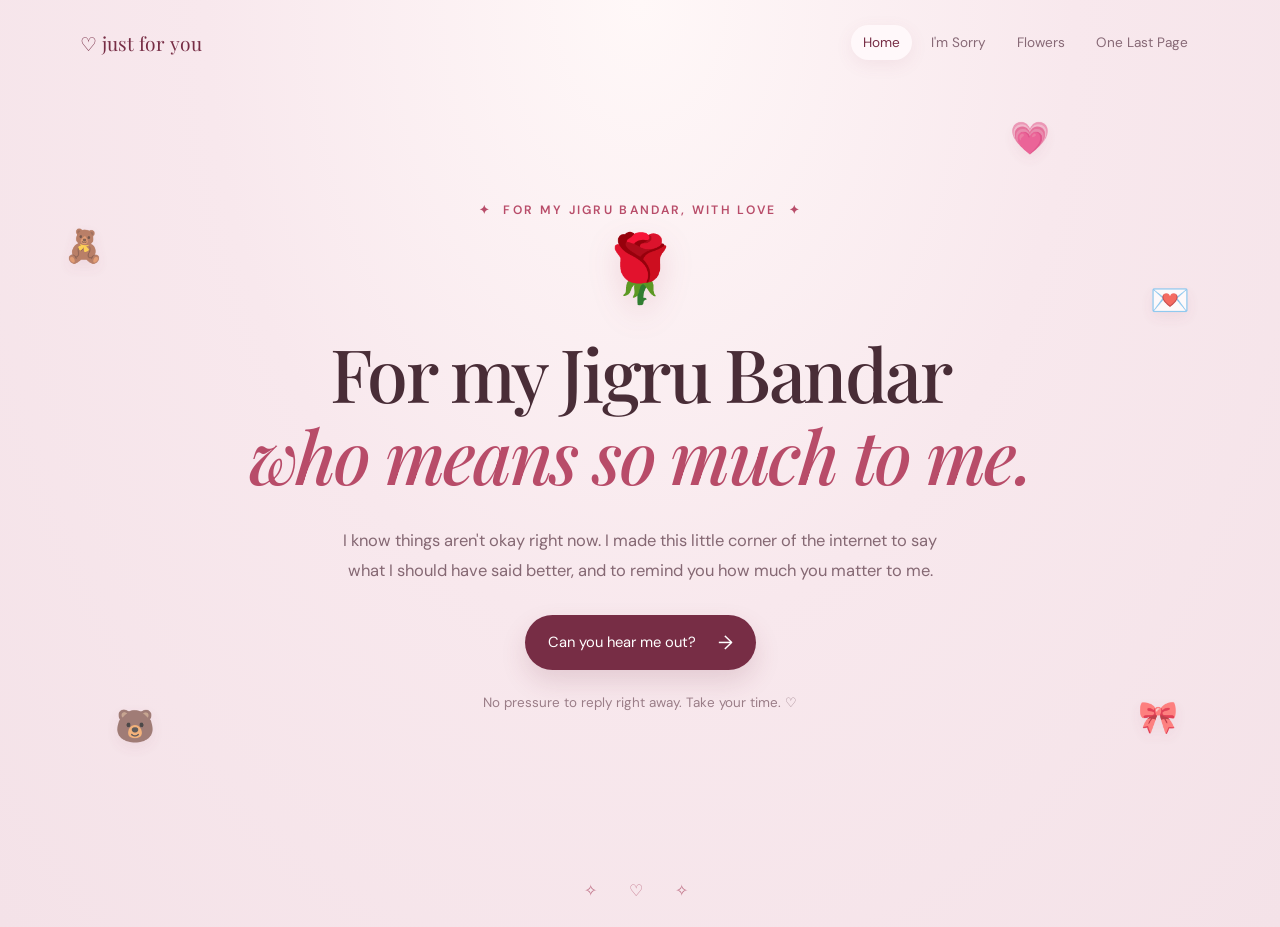
<file: index.html>
<!DOCTYPE html>
<html lang="en">
<head>
  <meta charset="UTF-8">
  <meta name="viewport" content="width=device-width, initial-scale=1.0">
  <title>A Little Note for You ❤️</title>
  <link rel="stylesheet" href="style.css">
</head>
<body class="home">
  <div class="petal-field" aria-hidden="true"></div>
  <div class="cute-stickers" aria-hidden="true"><span>🧸</span><span>💌</span><span>🐻</span><span>🎀</span><span>💗</span></div>
  <nav class="nav">
    <a class="brand" href="index.html">♡ just for you</a>
    <div class="nav-links">
      <a class="active" href="index.html">Home</a>
      <a href="apology.html">I'm Sorry</a>
      <a href="flowers.html">Flowers</a>
      <a href="promise.html">One Last Page</a>
    </div>
  </nav>

  <main class="hero">
    <div class="eyebrow"><span>✦</span> for my Jigru Bandar, with love <span>✦</span></div>
    <div class="big-flower" aria-hidden="true">🌹</div>
    <h1>For my Jigru Bandar<br><em>who means so much to me.</em></h1>
    <p class="intro">I know things aren't okay right now. I made this little corner of the internet to say what I should have said better, and to remind you how much you matter to me.</p>
    <a class="button" href="apology.html">Can you hear me out? <span>→</span></a>
    <p class="soft-note">No pressure to reply right away. Take your time. ♡</p>
  </main>
  <div class="bottom-sparkle" aria-hidden="true">✧　♡　✧</div>
  <script src="script.js"></script>
</body>
</html>
</file>
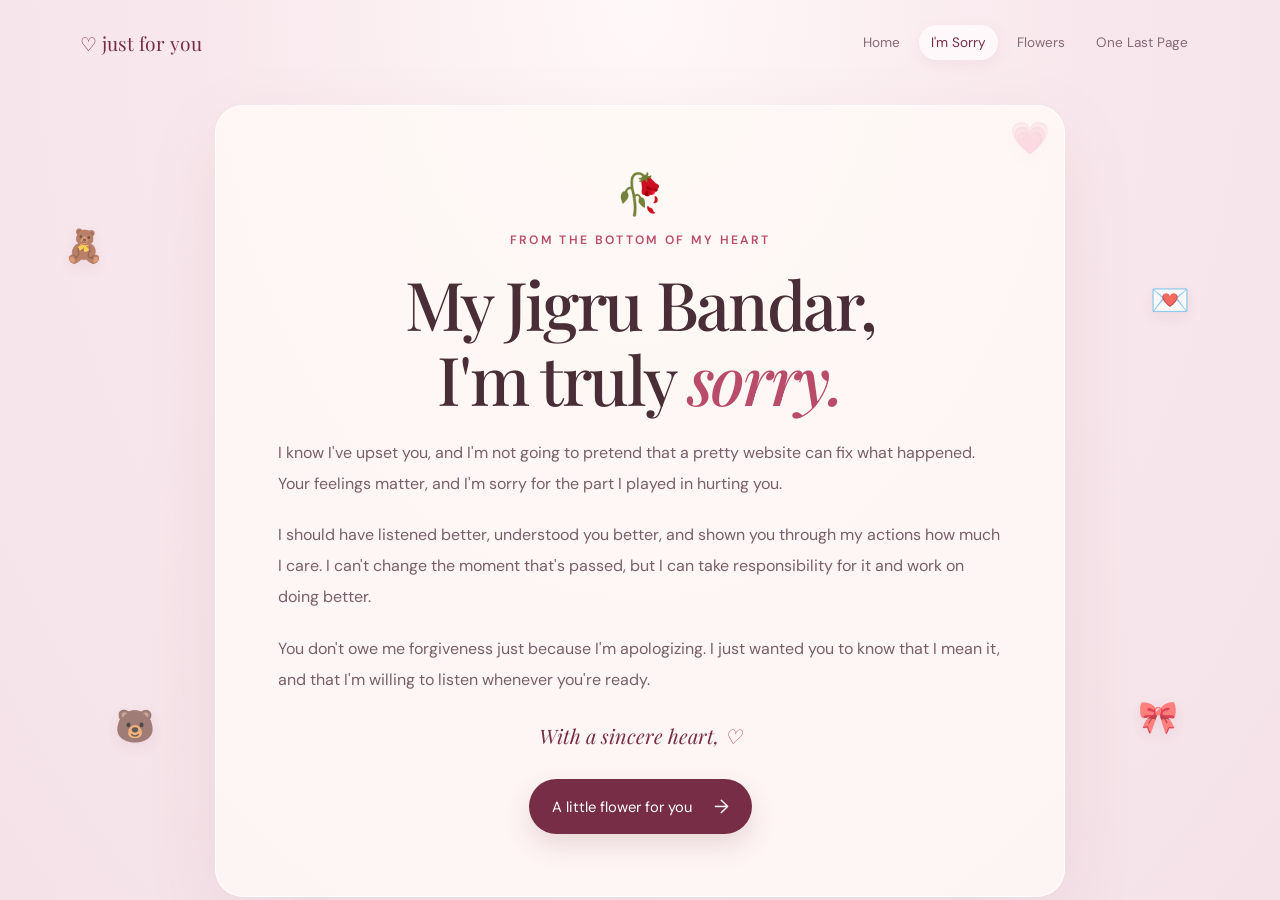
<file: apology.html>
<!DOCTYPE html>
<html lang="en">
<head>
  <meta charset="UTF-8">
  <meta name="viewport" content="width=device-width, initial-scale=1.0">
  <title>I'm Sorry — A Little Note for You</title>
  <link rel="stylesheet" href="style.css">
</head>
<body>
  <div class="petal-field" aria-hidden="true"></div>
  <div class="cute-stickers" aria-hidden="true"><span>🧸</span><span>💌</span><span>🐻</span><span>🎀</span><span>💗</span></div>
  <nav class="nav">
    <a class="brand" href="index.html">♡ just for you</a>
    <div class="nav-links">
      <a href="index.html">Home</a><a class="active" href="apology.html">I'm Sorry</a>
      <a href="flowers.html">Flowers</a><a href="promise.html">One Last Page</a>
    </div>
  </nav>
  <main class="page-wrap">
    <div class="card apology-card">
      <div class="small-rose">🥀</div>
      <p class="eyebrow">from the bottom of my heart</p>
      <h1>My Jigru Bandar,<br>I'm truly <em>sorry.</em></h1>
      <p class="letter">I know I've upset you, and I'm not going to pretend that a pretty website can fix what happened. Your feelings matter, and I'm sorry for the part I played in hurting you.</p>
      <p class="letter">I should have listened better, understood you better, and shown you through my actions how much I care. I can't change the moment that's passed, but I can take responsibility for it and work on doing better.</p>
      <p class="letter">You don't owe me forgiveness just because I'm apologizing. I just wanted you to know that I mean it, and that I'm willing to listen whenever you're ready.</p>
      <div class="signature">With a sincere heart, <span>♡</span></div>
      <a class="button" href="flowers.html">A little flower for you <span>→</span></a>
    </div>
  </main>
  <script src="script.js"></script>
</body>
</html>
</file>
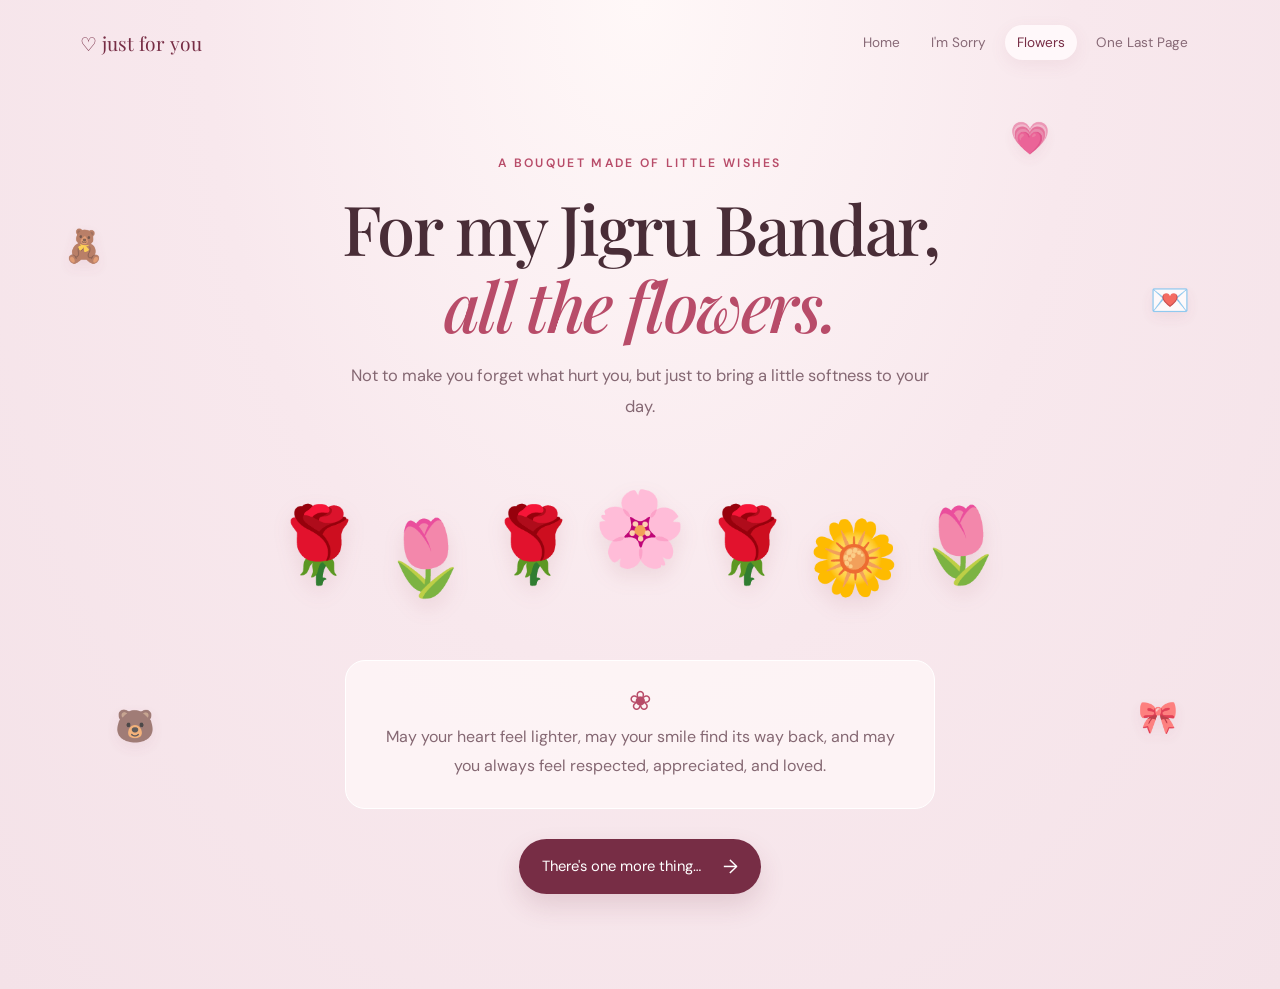
<file: flowers.html>
<!DOCTYPE html>
<html lang="en">
<head>
  <meta charset="UTF-8">
  <meta name="viewport" content="width=device-width, initial-scale=1.0">
  <title>Flowers for You — A Little Note for You</title>
  <link rel="stylesheet" href="style.css">
</head>
<body class="flowers-page">
  <div class="petal-field" aria-hidden="true"></div>
  <div class="cute-stickers" aria-hidden="true"><span>🧸</span><span>💌</span><span>🐻</span><span>🎀</span><span>💗</span></div>
  <nav class="nav">
    <a class="brand" href="index.html">♡ just for you</a>
    <div class="nav-links">
      <a href="index.html">Home</a><a href="apology.html">I'm Sorry</a>
      <a class="active" href="flowers.html">Flowers</a><a href="promise.html">One Last Page</a>
    </div>
  </nav>
  <main class="page-wrap">
    <section class="flower-content">
      <p class="eyebrow">a bouquet made of little wishes</p>
      <h1>For my Jigru Bandar,<br><em>all the flowers.</em></h1>
      <p class="intro">Not to make you forget what hurt you, but just to bring a little softness to your day.</p>
      <div class="bouquet" aria-label="A bouquet of roses and flowers">
        <span class="bloom bloom-one">🌹</span><span class="bloom bloom-two">🌷</span>
        <span class="bloom bloom-three">🌹</span><span class="bloom bloom-four">🌸</span>
        <span class="bloom bloom-five">🌹</span><span class="bloom bloom-six">🌼</span>
        <span class="bloom bloom-seven">🌷</span>
      </div>
      <div class="wish-card">
        <span class="wish-icon">❀</span>
        <p>May your heart feel lighter, may your smile find its way back, and may you always feel respected, appreciated, and loved.</p>
      </div>
      <a class="button" href="promise.html">There's one more thing… <span>→</span></a>
    </section>
  </main>
  <script src="script.js"></script>
</body>
</html>
</file>
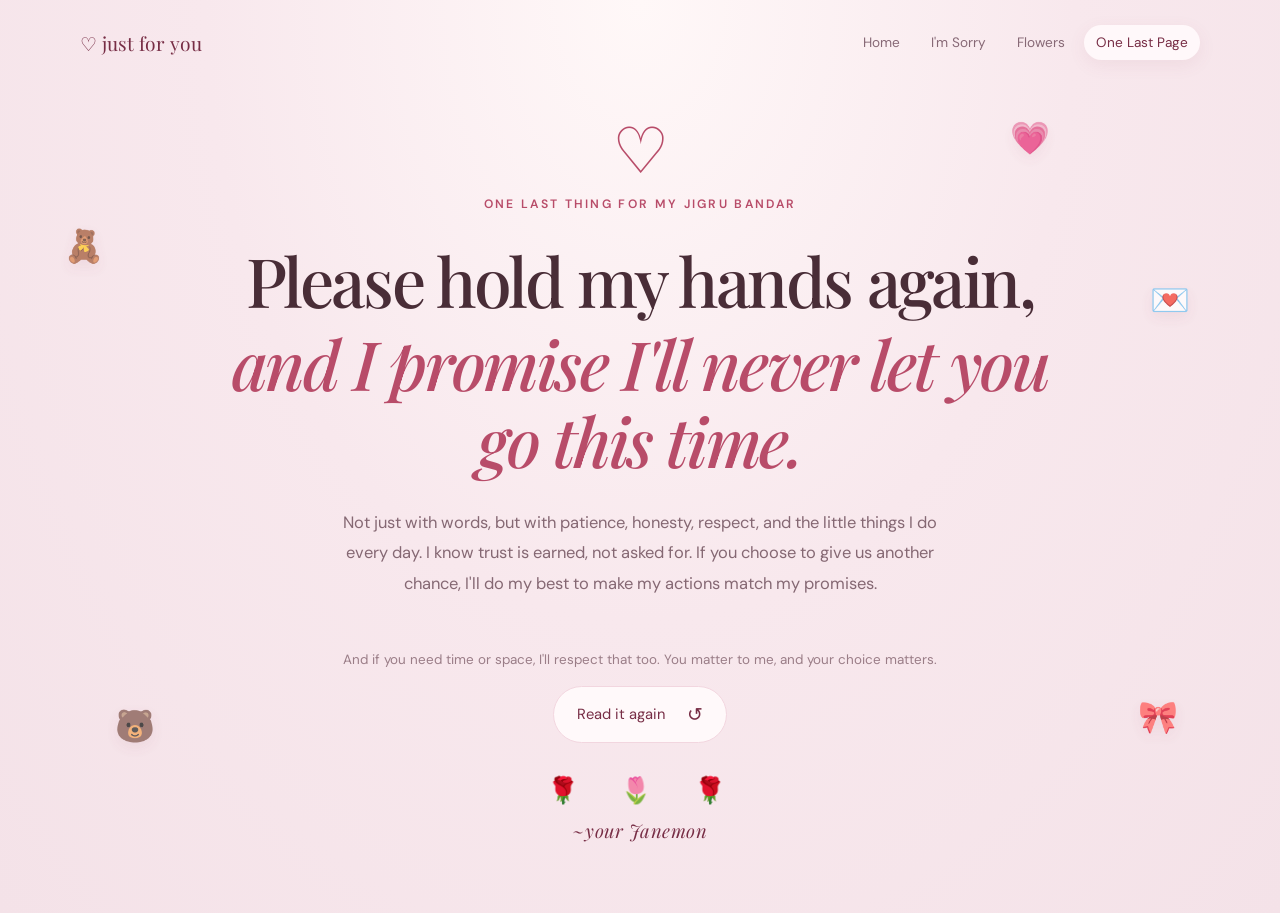
<file: promise.html>
<!DOCTYPE html>
<html lang="en">
<head>
  <meta charset="UTF-8">
  <meta name="viewport" content="width=device-width, initial-scale=1.0">
  <title>One Last Page — A Little Note for You</title>
  <link rel="stylesheet" href="style.css">
</head>
<body class="promise-page">
  <div class="petal-field" aria-hidden="true"></div>
  <div class="cute-stickers" aria-hidden="true"><span>🧸</span><span>💌</span><span>🐻</span><span>🎀</span><span>💗</span></div>
  <nav class="nav">
    <a class="brand" href="index.html">♡ just for you</a>
    <div class="nav-links">
      <a href="index.html">Home</a><a href="apology.html">I'm Sorry</a>
      <a href="flowers.html">Flowers</a><a class="active" href="promise.html">One Last Page</a>
    </div>
  </nav>
  <main class="hero final-hero">
    <div class="heart-pulse" aria-hidden="true">♡</div>
    <p class="eyebrow">one last thing for my Jigru Bandar</p>
    <h1>Please hold my hands again,<br><em>and I promise I'll never let you go this time.</em></h1>
    <p class="intro">Not just with words, but with patience, honesty, respect, and the little things I do every day. I know trust is earned, not asked for. If you choose to give us another chance, I'll do my best to make my actions match my promises.</p>
    <p class="soft-note">And if you need time or space, I'll respect that too. You matter to me, and your choice matters.</p>
    <a class="button secondary" href="index.html">Read it again <span>↺</span></a>
    <div class="end-roses" aria-hidden="true">🌹　🌷　🌹</div>
    <p class="final-signature">~your Janemon</p>
  </main>
  <script src="script.js"></script>
</body>
</html>
</file>
<file: style.css>
@import url('https://fonts.googleapis.com/css2?family=DM+Sans:wght@400;500;600&family=Playfair+Display:ital,wght@0,500;0,600;0,700;1,500;1,600&display=swap');

:root {
  --wine: #772d45;
  --rose: #b84c69;
  --blush: #f8e9ed;
  --cream: #fffaf7;
  --ink: #492d37;
  --muted: #856873;
}
* { box-sizing: border-box; }
html { scroll-behavior: smooth; }
body {
  margin: 0; min-height: 100vh; color: var(--ink);
  background: radial-gradient(ellipse at top, #fff8f8 0%, #f8e8ed 48%, #f4e2e8 100%);
  font-family: 'DM Sans', sans-serif; overflow-x: hidden;
}
a { color: inherit; text-decoration: none; }
.nav {
  width: min(1120px, calc(100% - 40px)); margin: 0 auto; padding: 25px 0;
  display: flex; align-items: center; justify-content: space-between; gap: 20px;
  position: relative; z-index: 5;
}
.brand { font-family: 'Playfair Display', serif; color: var(--wine); font-size: 1.2rem; white-space: nowrap; }
.nav-links { display: flex; flex-wrap: wrap; justify-content: flex-end; gap: 7px; }
.nav-links a { font-size: .85rem; color: #876976; padding: 9px 12px; border-radius: 30px; transition: .25s ease; }
.nav-links a:hover, .nav-links a.active { color: var(--wine); background: #fff8fa; box-shadow: 0 5px 18px #9f496014; }
.hero {
  min-height: calc(100vh - 105px); width: min(850px, calc(100% - 40px)); margin: auto;
  display: flex; flex-direction: column; align-items: center; justify-content: center;
  text-align: center; padding: 35px 0 70px; position: relative; z-index: 1;
}
.eyebrow { color: var(--rose); font-size: .76rem; text-transform: uppercase; letter-spacing: .19em; font-weight: 600; }
.eyebrow span { padding: 0 7px; }
h1 { font: 500 clamp(2.45rem, 6vw, 4.6rem)/1.12 'Playfair Display', serif; letter-spacing: -.035em; margin: 18px 0; }
h1 em { font-weight: 500; color: var(--rose); }
.intro { max-width: 610px; font-size: 1.03rem; line-height: 1.85; color: var(--muted); margin: 12px auto 28px; }
.big-flower { font-size: 4.1rem; margin: 8px 0 2px; filter: drop-shadow(0 12px 15px #a32e4b20); animation: float 3.8s ease-in-out infinite; }
.button {
  display: inline-flex; gap: 22px; align-items: center; justify-content: center;
  background: var(--wine); color: white; padding: 15px 23px; border-radius: 40px;
  font-size: .92rem; box-shadow: 0 12px 26px #772d4526; transition: transform .25s, box-shadow .25s;
}
.button:hover { transform: translateY(-3px); box-shadow: 0 17px 32px #772d4538; }
.button span { font-size: 1.2rem; }
.soft-note { color: #9a7d87; font-size: .84rem; line-height: 1.7; margin-top: 22px; }
.bottom-sparkle { text-align: center; color: #c2768b; padding: 0 0 25px; letter-spacing: .5em; }
.page-wrap { width: min(850px, calc(100% - 32px)); margin: 20px auto 70px; position: relative; z-index: 1; }
.card {
  padding: clamp(28px, 6vw, 62px); border: 1px solid #ffffffc9; border-radius: 28px;
  background: #fffaf7c9; box-shadow: 0 25px 80px #7d344014; text-align: center;
  animation: rise .8s both;
}
.small-rose { font-size: 2.5rem; margin-bottom: 8px; }
.apology-card h1 { font-size: clamp(2.7rem, 6vw, 4.2rem); }
.letter { text-align: left; color: #795f69; line-height: 1.95; font-size: 1rem; margin: 20px 0; }
.signature { margin: 27px 0 30px; font: italic 1.25rem 'Playfair Display', serif; color: var(--wine); }
.signature span { color: var(--rose); }
.flower-content { text-align: center; padding: 38px 0 25px; animation: rise .8s both; }
.flower-content h1 { font-size: clamp(2.4rem, 5.7vw, 4.3rem); }
.bouquet { min-height: 190px; display: flex; align-items: center; justify-content: center; gap: clamp(0px, 1.5vw, 15px); margin: 24px auto 20px; }
.bloom { display: inline-block; font-size: clamp(2.4rem, 6vw, 4.6rem); filter: drop-shadow(0 9px 10px #8f34451c); animation: bloom 1.2s both, float 3.5s ease-in-out infinite; }
.bloom-two, .bloom-six { animation-delay: .15s, .5s; transform: translateY(13px); }
.bloom-three { animation-delay: .3s, .9s; }
.bloom-four { animation-delay: .45s, .3s; transform: translateY(-16px); }
.bloom-five { animation-delay: .6s, .7s; }
.bloom-seven { animation-delay: .75s, .2s; }
.wish-card { max-width: 590px; margin: 0 auto 30px; padding: 22px 28px; border-radius: 20px; background: #fff8f9b8; border: 1px solid #fff; }
.wish-card p { color: var(--muted); line-height: 1.8; margin: 5px 0; }
.wish-icon { color: var(--rose); font-size: 1.7rem; }
.final-hero { min-height: calc(100vh - 100px); }
.heart-pulse { color: var(--rose); font-size: 4rem; line-height: 1; animation: heartbeat 1.7s ease-in-out infinite; }
.final-hero h1 { max-width: 850px; font-size: clamp(2.25rem, 5.5vw, 4.25rem); }
.final-hero h1 em { display: inline-block; margin-top: 7px; }
.secondary { background: #fff9fa; color: var(--wine); border: 1px solid #f2d6df; box-shadow: none; }
.end-roses { font-size: 1.6rem; margin-top: 30px; letter-spacing: .3em; }
.petal-field { position: fixed; inset: 0; pointer-events: none; overflow: hidden; z-index: 0; }
.petal { position: absolute; top: -30px; color: #cf8096; opacity: .45; animation: fall linear forwards; user-select: none; }
@keyframes fall { to { transform: translate3d(var(--drift), 110vh, 0) rotate(460deg); opacity: .05; } }
@keyframes float { 0%,100% { transform: translateY(0) rotate(-2deg); } 50% { transform: translateY(-10px) rotate(2deg); } }
@keyframes rise { from { opacity: 0; transform: translateY(20px); } to { opacity: 1; transform: translateY(0); } }
@keyframes bloom { from { opacity: 0; scale: .5; } to { opacity: 1; scale: 1; } }
@keyframes heartbeat { 0%,100% { transform: scale(1); } 15% { transform: scale(1.13); } 30% { transform: scale(1); } 45% { transform: scale(1.08); } }
@media (max-width: 650px) {
  .nav { flex-direction: column; padding: 18px 0 10px; gap: 12px; }
  .nav-links { justify-content: center; gap: 2px; }
  .nav-links a { font-size: .78rem; padding: 8px 9px; }
  .hero { min-height: calc(100vh - 125px); }
  .intro { font-size: .96rem; }
  .letter { font-size: .95rem; }
  .bouquet { flex-wrap: wrap; max-width: 350px; gap: 4px; }
}
@media (prefers-reduced-motion: reduce) {
  *, *::before, *::after { animation-duration: .01ms !important; animation-iteration-count: 1 !important; scroll-behavior: auto !important; transition-duration: .01ms !important; }
}

.final-signature { margin: 10px 0 0; color: var(--wine); font: italic 1.15rem "Playfair Display", serif; letter-spacing: .03em; }


/* Cute floating sticker decorations */
.cute-stickers { position: fixed; inset: 0; z-index: 0; pointer-events: none; overflow: hidden; }
.cute-stickers span { position: absolute; font-size: clamp(1.25rem, 2.5vw, 2rem); opacity: .76;
  filter: drop-shadow(0 5px 7px #9e49621c); animation: sticker-float 5s ease-in-out infinite; }
.cute-stickers span:nth-child(1) { left: 5%; top: 25%; animation-delay: -.5s; }
.cute-stickers span:nth-child(2) { right: 7%; top: 31%; animation-delay: -2s; }
.cute-stickers span:nth-child(3) { left: 9%; bottom: 17%; animation-delay: -3s; }
.cute-stickers span:nth-child(4) { right: 8%; bottom: 18%; animation-delay: -1s; }
.cute-stickers span:nth-child(5) { right: 18%; top: 13%; animation-delay: -2.7s; }
@keyframes sticker-float { 0%,100% { transform: translateY(0) rotate(-7deg); } 50% { transform: translateY(-13px) rotate(8deg); } }
@media (max-width: 650px) {
  .cute-stickers span:nth-child(1) { left: 2%; top: 22%; }
  .cute-stickers span:nth-child(2) { right: 2%; top: 23%; }
  .cute-stickers span:nth-child(3) { left: 3%; bottom: 9%; }
  .cute-stickers span:nth-child(4) { right: 3%; bottom: 9%; }
  .cute-stickers span:nth-child(5) { right: 5%; top: 11%; }
}
</file>
